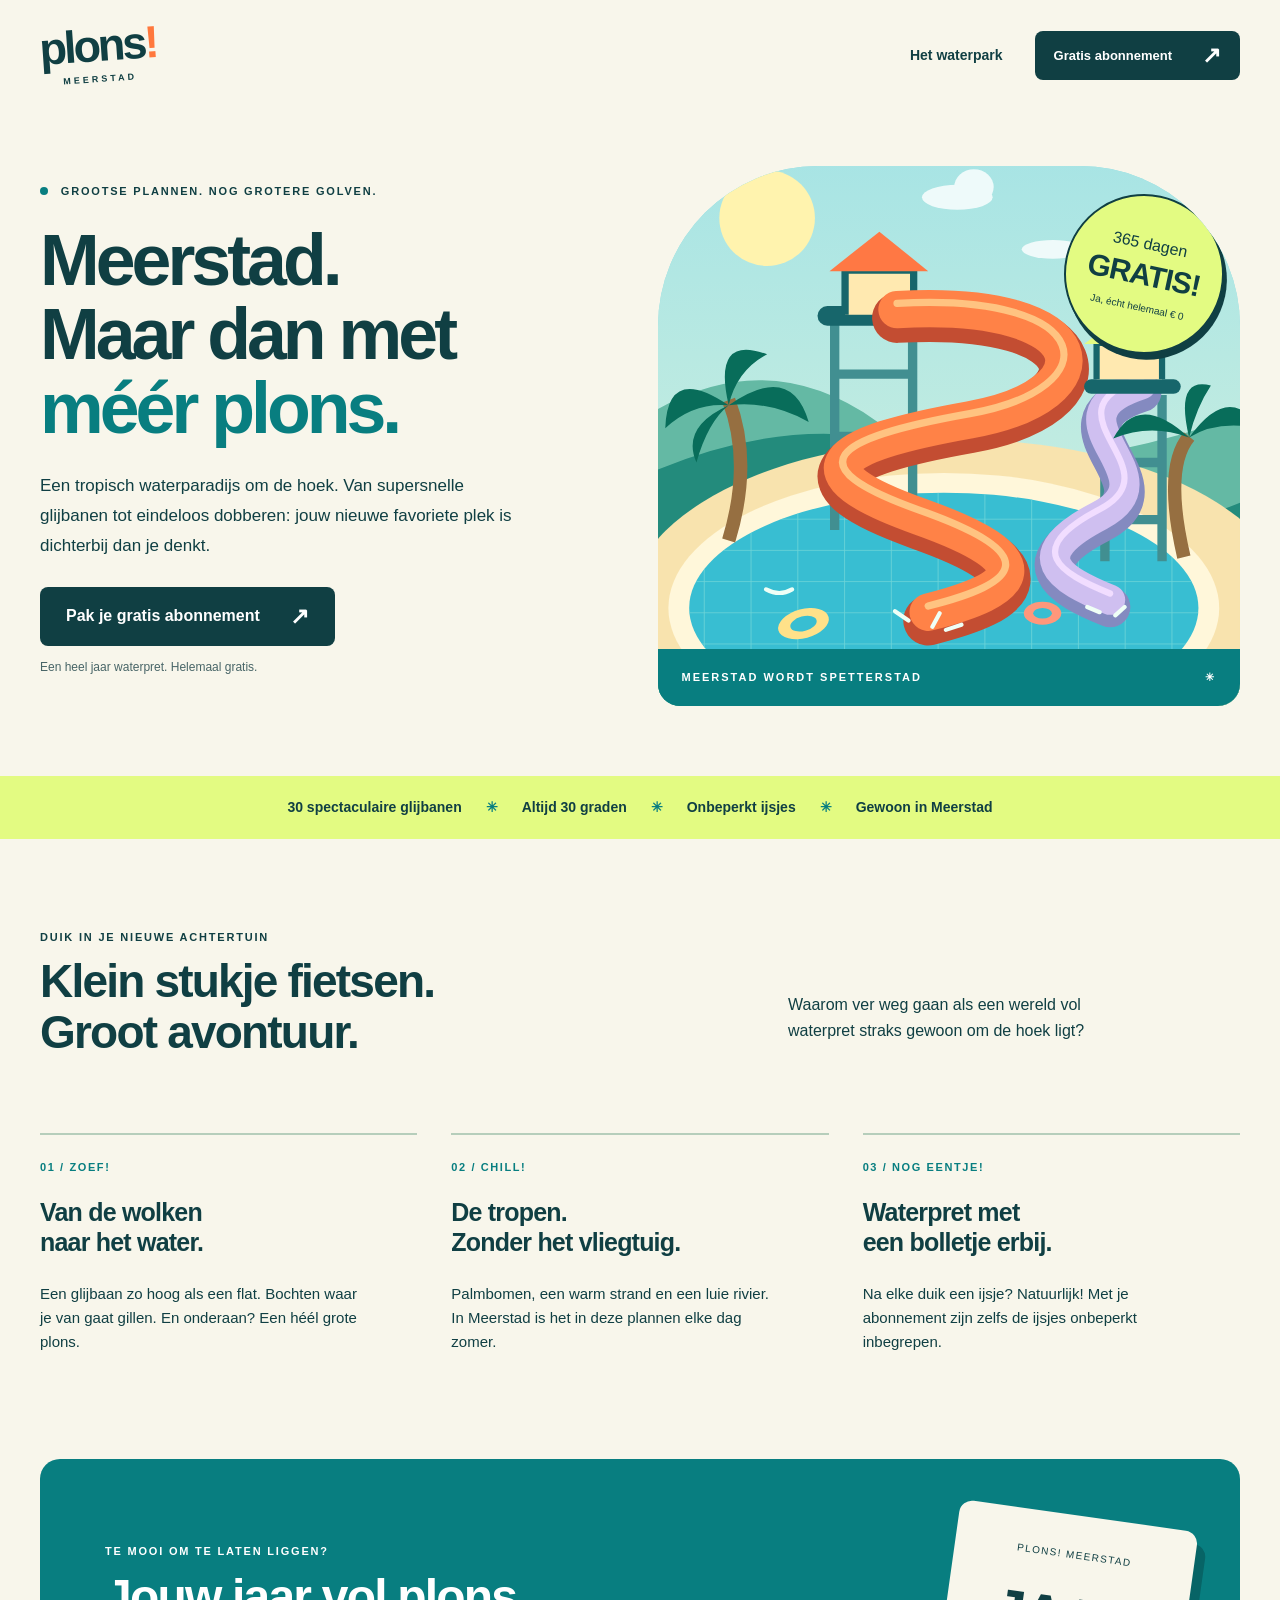
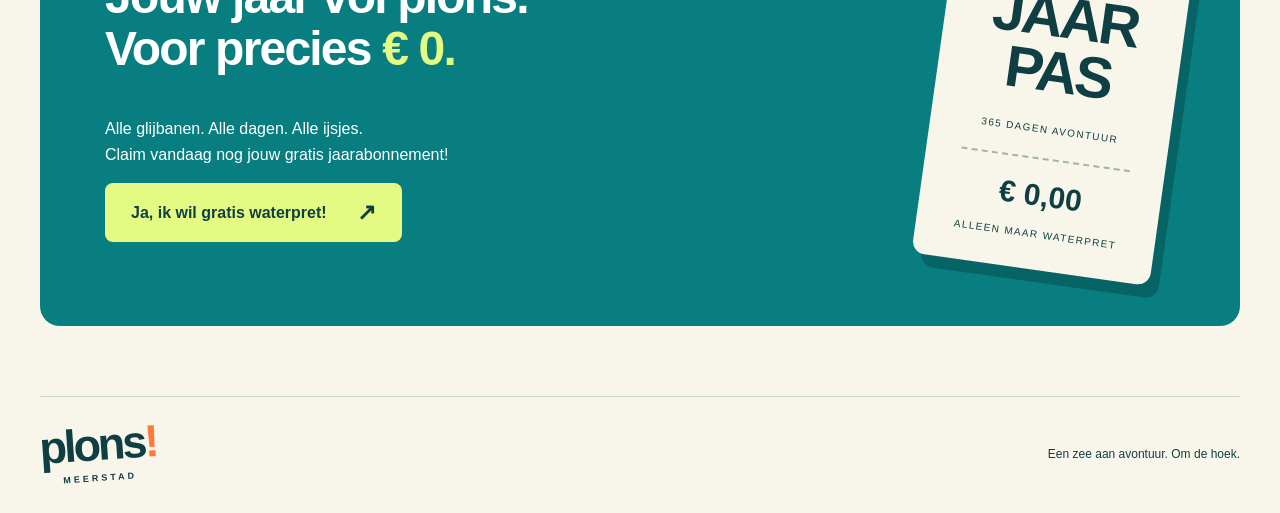
<file: index.html>
<!doctype html>
<html lang="nl">
<head><meta charset="utf-8"><meta name="viewport" content="width=device-width, initial-scale=1"><meta name="robots" content="noindex, nofollow"><meta name="description" content="Een wereld vol waterpret in Meerstad."><title>Plons! Meerstad — Een zomer die nooit stopt</title><link rel="stylesheet" href="style.css"><link rel="icon" href="icon.svg" type="image/svg+xml"></head>
<body>
<a class="skip" href="#main">Naar de inhoud</a>
<header class="header wrap"><a class="logo" href="index.html" aria-label="Plons! Meerstad, homepage">plons<span>!</span><small>MEERSTAD</small></a><nav aria-label="Hoofdnavigatie"><a href="#avontuur">Het waterpark</a><a class="button small" href="onthulling.html">Gratis abonnement <span aria-hidden="true">↗</span></a></nav></header>
<main id="main">
<section class="hero wrap"><div class="hero-copy"><p class="eyebrow"><span class="dot"></span> GROOTSE PLANNEN. NOG GROTERE GOLVEN.</p><h1>Meerstad.<br>Maar dan met<br><em>méér plons.</em></h1><p class="intro">Een tropisch waterparadijs om de hoek. Van supersnelle glijbanen tot eindeloos dobberen: jouw nieuwe favoriete plek is dichterbij dan je denkt.</p><a class="button" href="onthulling.html">Pak je gratis abonnement <span aria-hidden="true">↗</span></a><p class="caption">Een heel jaar waterpret. Helemaal gratis.</p></div><div class="hero-art"><img src="waterpark.svg" alt="Kleurrijke illustratie van een fantasiewaterpark met hoge glijbanen, palmbomen en zwembaden"><div class="sticker">365 dagen<br><strong>GRATIS!</strong><span>Ja, écht helemaal € 0</span></div><div class="art-label">MEERSTAD WORDT SPETTERSTAD <span aria-hidden="true">✳</span></div></div></section>
<div class="ribbon" aria-label="Highlights"><span>30 spectaculaire glijbanen</span><b aria-hidden="true">✳</b><span>Altijd 30 graden</span><b aria-hidden="true">✳</b><span>Onbeperkt ijsjes</span><b aria-hidden="true">✳</b><span>Gewoon in Meerstad</span></div>
<section class="adventure wrap" id="avontuur"><div class="section-heading"><p class="eyebrow">DUIK IN JE NIEUWE ACHTERTUIN</p><h2>Klein stukje fietsen.<br>Groot avontuur.</h2><p>Waarom ver weg gaan als een wereld vol waterpret straks gewoon om de hoek ligt?</p></div><div class="features"><article><span class="number">01 / ZOEF!</span><h3>Van de wolken<br>naar het water.</h3><p>Een glijbaan zo hoog als een flat. Bochten waar je van gaat gillen. En onderaan? Een héél grote plons.</p></article><article><span class="number">02 / CHILL!</span><h3>De tropen.<br>Zonder het vliegtuig.</h3><p>Palmbomen, een warm strand en een luie rivier. In Meerstad is het in deze plannen elke dag zomer.</p></article><article><span class="number">03 / NOG EENTJE!</span><h3>Waterpret met<br>een bolletje erbij.</h3><p>Na elke duik een ijsje? Natuurlijk! Met je abonnement zijn zelfs de ijsjes onbeperkt inbegrepen.</p></article></div></section>
<section class="offer wrap"><div><p class="eyebrow">TE MOOI OM TE LATEN LIGGEN?</p><h2>Jouw jaar vol plons.<br>Voor precies <span>€ 0.</span></h2><p>Alle glijbanen. Alle dagen. Alle ijsjes.<br>Claim vandaag nog jouw gratis jaarabonnement!</p><a class="button" href="onthulling.html">Ja, ik wil gratis waterpret! <span aria-hidden="true">↗</span></a></div><div class="ticket" aria-hidden="true"><span>PLONS! MEERSTAD</span><strong>JAAR<br>PAS</strong><div>365 DAGEN AVONTUUR</div><b>€ 0,00</b><small>ALLEEN MAAR WATERPRET</small></div></section>
</main><footer class="wrap footer"><a class="logo" href="index.html">plons<span>!</span><small>MEERSTAD</small></a><p>Een zee aan avontuur. Om de hoek.</p></footer>
</body></html>
</file>
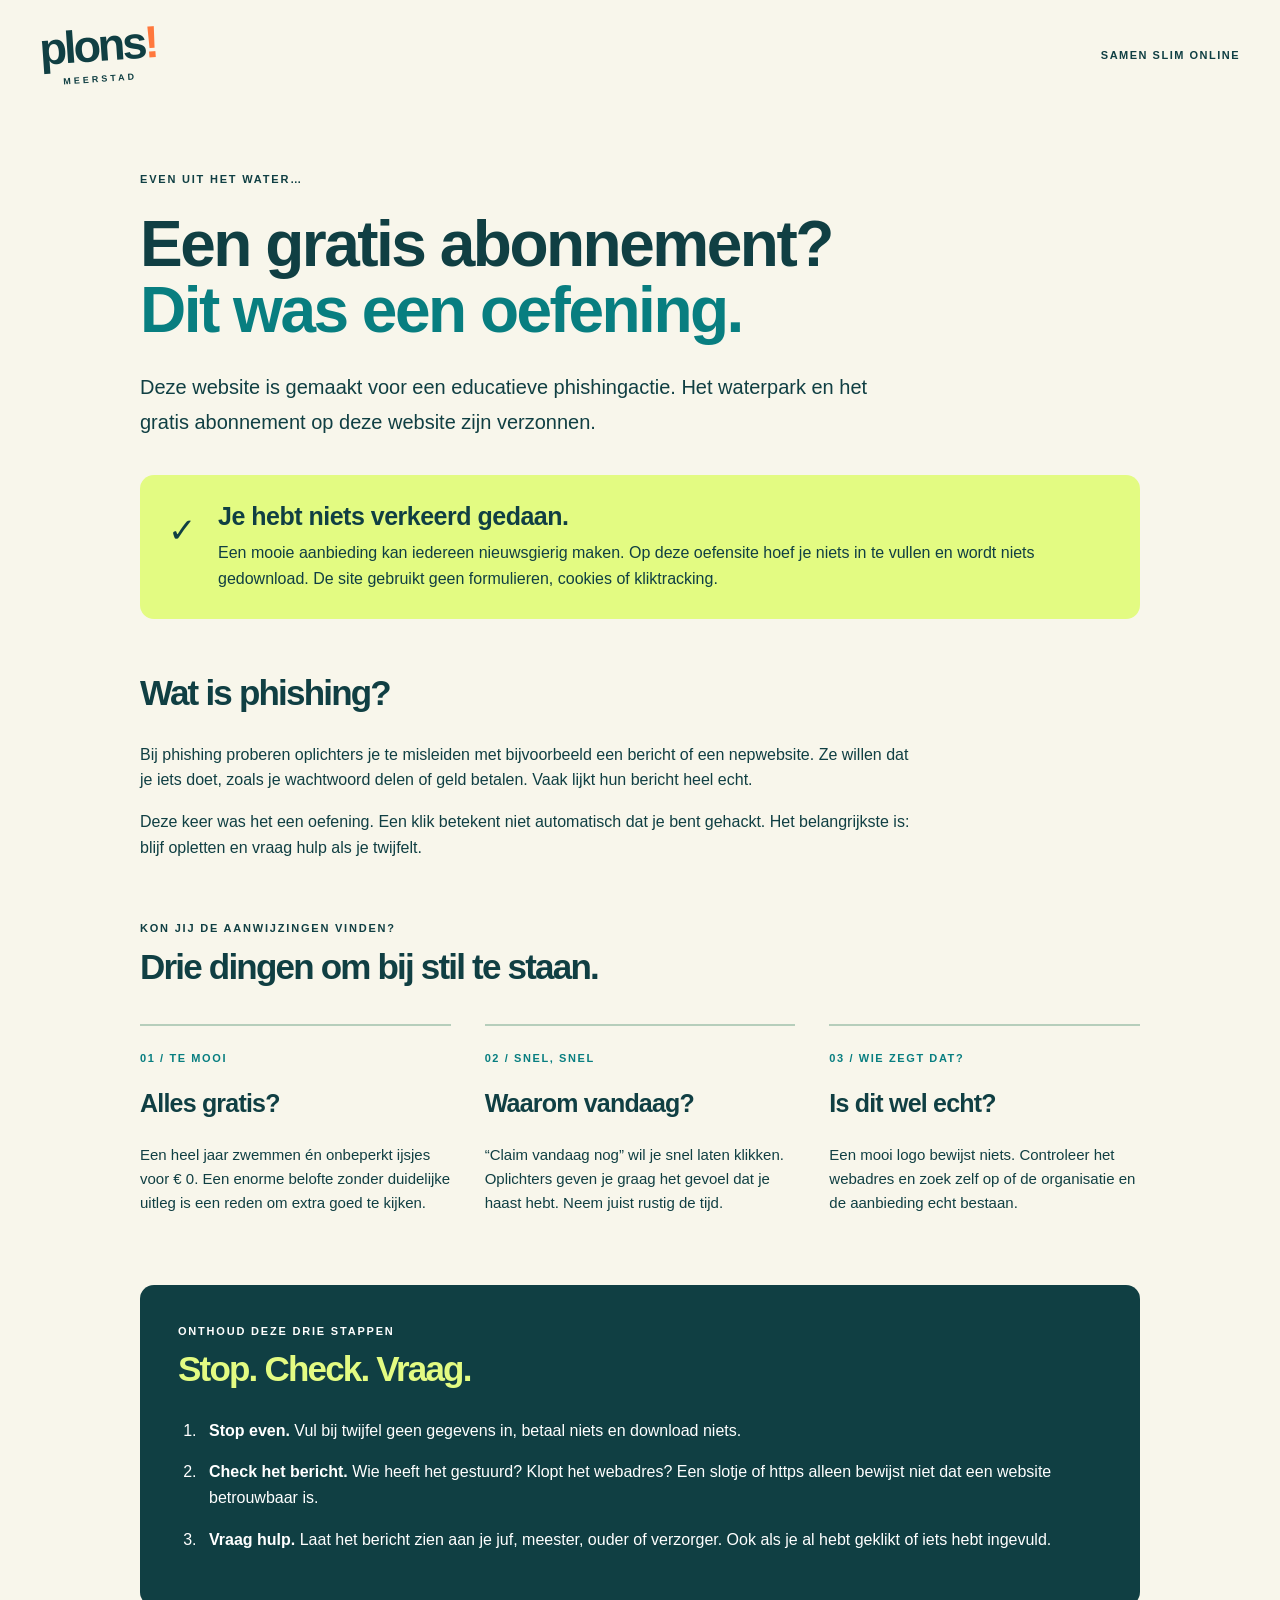
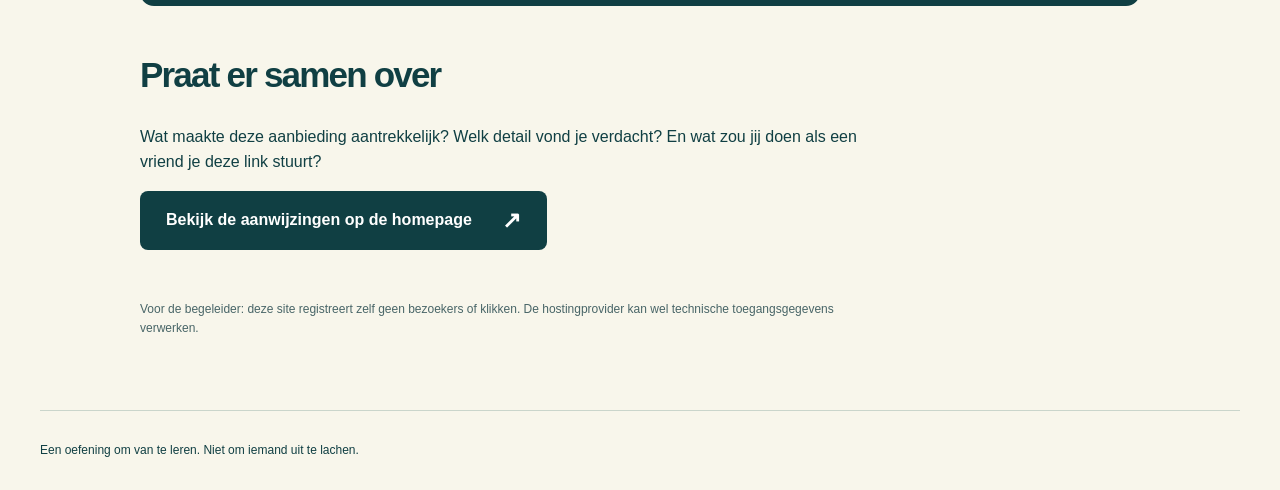
<file: onthulling.html>
<!doctype html>
<html lang="nl"><head><meta charset="utf-8"><meta name="viewport" content="width=device-width, initial-scale=1"><meta name="robots" content="noindex, nofollow"><title>Even opletten! — Dit is een phishing-oefening</title><link rel="stylesheet" href="style.css"><link rel="icon" href="icon.svg" type="image/svg+xml"></head><body class="reveal"><a class="skip" href="#main">Naar de inhoud</a><header class="header wrap"><a class="logo" href="index.html">plons<span>!</span><small>MEERSTAD</small></a><span class="lesson-label">SAMEN SLIM ONLINE</span></header><main id="main" class="wrap lesson"><p class="eyebrow">EVEN UIT HET WATER…</p><h1>Een gratis abonnement?<br><em>Dit was een oefening.</em></h1><p class="intro">Deze website is gemaakt voor een educatieve phishingactie. Het waterpark en het gratis abonnement op deze website zijn verzonnen.</p><div class="reassurance"><span aria-hidden="true">✓</span><div><h2>Je hebt niets verkeerd gedaan.</h2><p>Een mooie aanbieding kan iedereen nieuwsgierig maken. Op deze oefensite hoef je niets in te vullen en wordt niets gedownload. De site gebruikt geen formulieren, cookies of kliktracking.</p></div></div><section class="explanation"><h2>Wat is phishing?</h2><p>Bij phishing proberen oplichters je te misleiden met bijvoorbeeld een bericht of een nepwebsite. Ze willen dat je iets doet, zoals je wachtwoord delen of geld betalen. Vaak lijkt hun bericht heel echt.</p><p>Deze keer was het een oefening. Een klik betekent niet automatisch dat je bent gehackt. Het belangrijkste is: blijf opletten en vraag hulp als je twijfelt.</p></section><section><p class="eyebrow">KON JIJ DE AANWIJZINGEN VINDEN?</p><h2>Drie dingen om bij stil te staan.</h2><div class="features clues"><article><span class="number">01 / TE MOOI</span><h3>Alles gratis?</h3><p>Een heel jaar zwemmen én onbeperkt ijsjes voor € 0. Een enorme belofte zonder duidelijke uitleg is een reden om extra goed te kijken.</p></article><article><span class="number">02 / SNEL, SNEL</span><h3>Waarom vandaag?</h3><p>“Claim vandaag nog” wil je snel laten klikken. Oplichters geven je graag het gevoel dat je haast hebt. Neem juist rustig de tijd.</p></article><article><span class="number">03 / WIE ZEGT DAT?</span><h3>Is dit wel echt?</h3><p>Een mooi logo bewijst niets. Controleer het webadres en zoek zelf op of de organisatie en de aanbieding echt bestaan.</p></article></div></section><section class="action-plan"><p class="eyebrow">ONTHOUD DEZE DRIE STAPPEN</p><h2>Stop. Check. Vraag.</h2><ol><li><strong>Stop even.</strong> Vul bij twijfel geen gegevens in, betaal niets en download niets.</li><li><strong>Check het bericht.</strong> Wie heeft het gestuurd? Klopt het webadres? Een slotje of https alleen bewijst niet dat een website betrouwbaar is.</li><li><strong>Vraag hulp.</strong> Laat het bericht zien aan je juf, meester, ouder of verzorger. Ook als je al hebt geklikt of iets hebt ingevuld.</li></ol></section><section class="discussion"><h2>Praat er samen over</h2><p>Wat maakte deze aanbieding aantrekkelijk? Welk detail vond je verdacht? En wat zou jij doen als een vriend je deze link stuurt?</p><a class="button" href="index.html">Bekijk de aanwijzingen op de homepage <span aria-hidden="true">↗</span></a></section><p class="privacy-note">Voor de begeleider: deze site registreert zelf geen bezoekers of klikken. De hostingprovider kan wel technische toegangsgegevens verwerken.</p></main><footer class="wrap footer"><p>Een oefening om van te leren. Niet om iemand uit te lachen.</p></footer></body></html>
</file>
<file: style.css>
:root{--ink:#103f43;--teal:#087e80;--paper:#f8f6eb;--lime:#e3fb82;--orange:#ff783d}*{box-sizing:border-box}html{scroll-behavior:smooth;scroll-padding-top:24px}body{margin:0;background:var(--paper);color:var(--ink);font-family:Arial,Helvetica,sans-serif;line-height:1.6}a{color:inherit}a:focus-visible,summary:focus-visible{outline:3px solid #b83c13;outline-offset:6px}.wrap{width:min(1200px,calc(100% - 80px));margin-inline:auto}.header{display:flex;align-items:center;justify-content:space-between;padding-block:28px}.logo{font-size:45px;font-weight:900;letter-spacing:-3px;line-height:.8;text-decoration:none;display:block;transform:rotate(-4deg)}.logo span{color:var(--orange)}.logo small{display:block;font-size:9px;letter-spacing:3px;text-align:center;margin-top:12px}.header nav{display:flex;align-items:center;gap:32px}.header nav>a:not(.button){font-size:14px;font-weight:bold;text-decoration:none}.button{display:inline-flex;align-items:center;justify-content:space-between;gap:30px;padding:18px 26px;background:var(--ink);color:white;border-radius:8px;font-size:16px;font-weight:700;line-height:1.4;text-decoration:none;transition:transform .15s,background .15s}.button:hover{background:#176165;transform:translateY(-2px)}.button span{font-size:23px;line-height:1}.button.small{font-size:13px;padding:13px 19px}.hero{display:grid;grid-template-columns:1fr 1fr;gap:35px;padding-block:55px 70px;align-items:center}.eyebrow{font-size:11px;font-weight:800;letter-spacing:1.8px;line-height:1.5}.dot{display:inline-block;width:8px;height:8px;background:var(--teal);border-radius:50%;margin-right:8px}h1,h2,h3,p{margin-top:0}h1{font-size:clamp(48px,5.6vw,78px);letter-spacing:-4px;line-height:1.03;margin-block:24px}h1 em{font-style:normal;color:var(--teal)}.intro{font-size:17px;max-width:480px;line-height:1.75;margin-block:26px}.caption{font-size:12px;margin-top:12px;color:#486567}.hero-art{position:relative;align-self:stretch;min-height:540px;background:#93dce1;border-radius:160px 160px 22px 22px;overflow:hidden}.hero-art img{width:100%;height:100%;position:absolute;object-fit:cover}.sticker{position:absolute;right:16px;top:28px;background:var(--lime);border:2px solid var(--ink);width:160px;height:160px;border-radius:50%;display:flex;flex-direction:column;justify-content:center;text-align:center;transform:rotate(12deg);font-size:16px;line-height:1.3;box-shadow:4px 5px 0 var(--ink)}.sticker strong{font-size:30px;letter-spacing:-1px}.sticker span{font-size:10px;margin-top:7px}.art-label{position:absolute;bottom:0;padding:20px 24px;background:var(--teal);color:white;width:100%;font-size:11px;font-weight:bold;letter-spacing:2px;display:flex;justify-content:space-between}.ribbon{display:flex;justify-content:center;flex-wrap:wrap;gap:24px;background:var(--lime);padding:20px;font-size:14px;font-weight:bold}.ribbon b{color:var(--teal)}.adventure{padding-block:90px}.section-heading{display:grid;grid-template-columns:1.5fr 1fr;column-gap:70px}.section-heading .eyebrow{grid-column:1/-1}.section-heading>p:last-child{max-width:320px;align-self:center}h2{font-size:clamp(32px,3.6vw,46px);line-height:1.1;letter-spacing:-1.8px}h3{font-size:25px;letter-spacing:-.8px;line-height:1.2}.features{display:grid;grid-template-columns:repeat(3,1fr);gap:34px;margin-top:38px}.features article{border-top:2px solid #b6cebb;padding-top:24px}.number{font-size:11px;letter-spacing:1.6px;font-weight:bold;color:var(--teal);display:block;margin-bottom:20px}.features p{font-size:15px;max-width:330px}.offer{background:var(--teal);color:white;border-radius:20px;padding:55px 65px;display:flex;align-items:center;justify-content:space-between;gap:40px;margin-bottom:70px}.offer h2{font-size:48px}.offer h2 span{color:var(--lime)}.offer .button{background:var(--lime);color:var(--ink)}.ticket{background:var(--paper);color:var(--ink);padding:25px 35px;transform:rotate(8deg);width:240px;border-radius:13px;box-shadow:10px 12px 0 #076466;text-align:center;flex-shrink:0}.ticket>span,.ticket div,.ticket small{font-size:10px;letter-spacing:1.4px}.ticket strong{display:block;font-size:58px;line-height:.95;letter-spacing:-3px;margin:24px 0}.ticket b{display:block;border-top:2px dashed #a0b3ac;margin-top:20px;padding-top:12px;font-size:30px}.footer{border-top:1px solid #cad5cb;padding-block:30px;display:flex;align-items:center;justify-content:space-between;gap:30px}.footer p{font-size:12px;margin:0}.skip{position:fixed;top:-100px;left:20px;background:white;padding:12px;z-index:9}.skip:focus{top:15px}.lesson{max-width:1000px;padding-block:60px}.lesson h1{font-size:clamp(42px,5vw,65px);letter-spacing:-2.5px}.lesson>.intro{max-width:730px;font-size:20px}.lesson-label{font-size:11px;letter-spacing:1.5px;font-weight:bold}.reassurance{display:flex;gap:22px;background:var(--lime);border-radius:14px;padding:28px;margin-block:35px 55px}.reassurance>span{font-size:34px}.reassurance h2{font-size:25px;letter-spacing:-.5px;margin-bottom:10px}.reassurance p{margin:0}.explanation{max-width:780px;margin-bottom:60px}.lesson section>h2{font-size:35px}.clues{margin-bottom:55px}.action-plan{background:var(--ink);color:white;padding:38px;border-radius:14px}.action-plan h2{color:var(--lime)}ol{padding-left:23px}li{padding-left:8px;margin-block:16px}.discussion{padding-block:50px 20px;max-width:750px}.privacy-note{font-size:12px;color:#486567;margin-top:30px;max-width:750px}@media(max-width:850px){.wrap{width:calc(100% - 40px)}.hero{gap:25px}.hero-art{min-height:460px}.sticker{width:125px;height:125px;font-size:13px;right:10px}.sticker strong{font-size:24px}.sticker span{font-size:8px}h1{letter-spacing:-2.5px}.features{gap:22px}.offer{padding:35px}.offer h2{font-size:38px}.ticket{width:190px;padding:20px}.ribbon{gap:15px;font-size:12px}}@media(max-width:620px){.header{padding-block:24px}.header nav>a:not(.button){display:none}.logo{font-size:36px}.header nav{gap:0}.button.small{font-size:11px;gap:12px}.hero{grid-template-columns:1fr;padding-top:25px;padding-bottom:40px;gap:25px}.hero h1{font-size:58px}.hero-art{height:460px;min-height:0;border-radius:130px 130px 18px 18px}.sticker{top:25px;right:20px;width:140px;height:140px}.sticker strong{font-size:28px}.sticker span{font-size:9px}.ribbon b{display:none}.ribbon span{width:42%;text-align:center}.adventure{padding-block:55px}.section-heading{display:block}.features{grid-template-columns:1fr;gap:16px;margin-top:25px}.features p{max-width:none}.features h3 br{display:none}.number{margin-bottom:12px}.offer{padding:32px 24px;flex-direction:column;align-items:flex-start;overflow:hidden}.offer h2{font-size:37px}.ticket{align-self:center;margin:20px 0;width:220px}.footer{align-items:flex-start}.footer p{max-width:180px}.lesson{padding-top:35px}.lesson h1{font-size:43px}.lesson>.intro{font-size:18px}.lesson-label{font-size:9px}.reassurance{padding:23px;gap:12px}.action-plan{padding:25px}.button{font-size:14px;padding:16px 20px}.lesson .button{gap:15px}.lesson section>h2{font-size:30px}}@media(prefers-reduced-motion:reduce){html{scroll-behavior:auto}.button{transition:none}}
</file>
